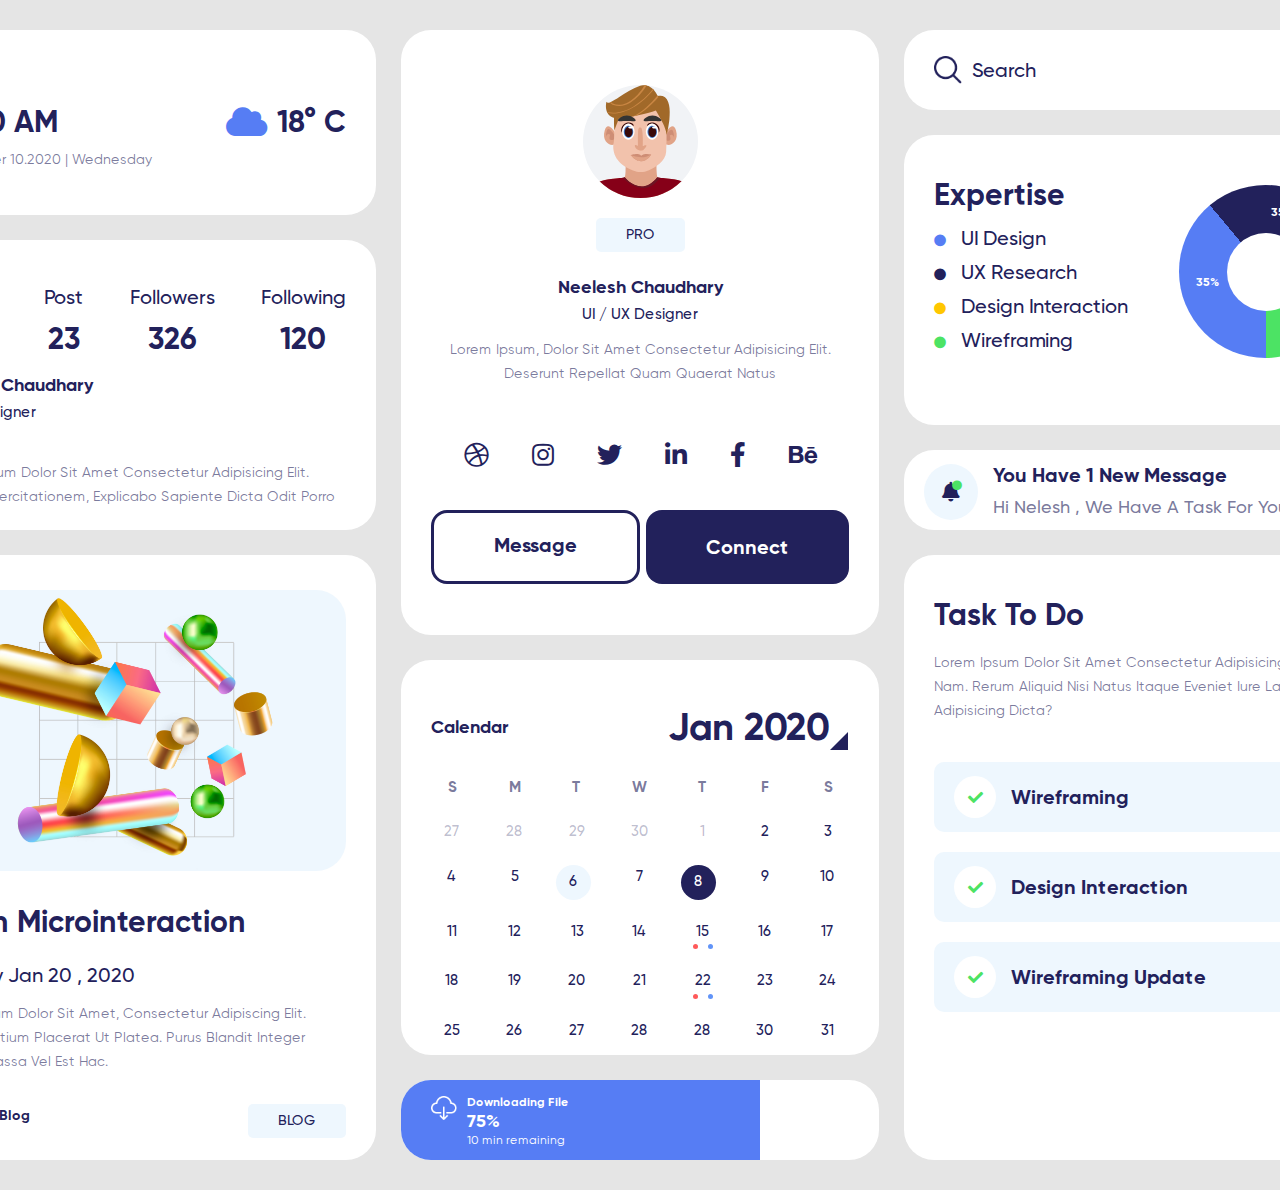
<file: index.html>
<!DOCTYPE html>
<html lang="en">

<head>
    <meta charset="UTF-8">
    <meta http-equiv="X-UA-Compatible" content="IE=edge">
    <meta name="viewport" content="width=device-width, initial-scale=1.0">
    <title>Elements community</title>
    <meta name='viewport' content='width=device-width, initial-scale=1'>
    <link rel='stylesheet' type='text/css' media='screen' href='style.css'>
    <link rel="stylesheet" type='text/css' media='screen' href='/fonts.css'>
    <link rel="stylesheet" href="https://cdnjs.cloudflare.com/ajax/libs/font-awesome/5.15.4/css/all.min.css"
        integrity="sha512-1ycn6IcaQQ40/MKBW2W4Rhis/DbILU74C1vSrLJxCq57o941Ym01SwNsOMqvEBFlcgUa6xLiPY/NS5R+E6ztJQ=="
        crossorigin="anonymous" referrerpolicy="no-referrer" />
</head>

<body>
    <main>
        <div class="container">

            <div class="item item_a">
                <div class="weather-text">
                    <p class="normal">new delhi</p>
                    <p class="bold">06:20 AM</p>
                    <p class="normal">novemaber 10.2020 | wednesday</p>
                </div>
                <div class="weather-icon">
                    <span>
                        <i class="fas fa-cloud"></i>

                    </span>
                    <span class="bold">18° C</span>
                </div>
            </div>

            <div class="item item_b">

                <div class="avatar">
                    <div class="avatar__cover"> <img src="/assets/Avatar.svg" alt=""></div>
                    <div>
                        <p class="medium">post</p>
                        <p class="bold">23</p>
                    </div>
                    <div>
                        <p class="medium">followers</p>
                        <p class="bold">326</p>
                    </div>
                    <div>
                        <p class="medium">following</p>
                        <p class="bold">120</p>
                    </div>
                </div>

                <div class="avatar__description">
                    <p class="bold bold-name">neelesh chaudhary</p>
                    <p class="medium">UI/UX designer</p>


                    <p class="bold bold-dec">about</p>
                    <p class="normal">Lorem, ipsum dolor sit amet consectetur adipisicing elit. Incidunt
                        exercitationem, explicabo sapiente dicta odit porro sapiente</p>
                </div>

            </div>

            <div class="item item_c">
                <img src="/assets/2661564 1.png" alt="">
                <div class="learn">
                    <p class="bold">Learn Microinteraction</p>
                    <p class="medium">Monday Jan 20 , 2020</p>
                    <p class="normal">Lorem ipsum dolor sit amet, consectetur adipiscing elit. Ornare pretium placerat
                        ut platea. Purus
                        blandit integer sagittis massa vel est hac.</p>
                </div>
                <div class="blog">
                    <p class="bold">read full blog</p>
                    <div class="btn medium">blog</div>
                </div>
            </div>

            <div class="item item-d">
                <div class="profile">
                    <img class="profile-img" src="/assets/Avatar.svg" alt="">
                    <p class="btn medium">pro</p>
                </div>
                <div class="profile-intro">
                    <p class="bold">neelesh chaudhary</p>
                    <p class="medium">UI / UX designer</p>
                    <p class="normal">Lorem ipsum, dolor sit amet consectetur adipisicing elit. Deserunt repellat quam
                        quaerat natus </p>
                </div>
                <div class="social-icons">

                    <span class="social-icon">
                        <i class="fab fa-dribbble"></i>
                    </span>
                    <span class="social-icon">
                        <i class="fab fa-instagram"></i>
                    </span>
                    <span class="social-icon">
                        <i class="fab fa-twitter"></i>
                    </span>
                    <span class="social-icon">
                        <i class="fab fa-linkedin-in"></i>
                    </span>
                    <span class="social-icon">
                        <i class="fab fa-facebook-f"></i>
                    </span>
                    <span class="social-icon">
                        <i class="fab fa-behance"></i>
                    </span>
                </div>
                <div class="btn-pro">
                    <div class="bold btn-secondary">message</div>
                    <div class="bold btn__primary">connect</div>

                </div>
            </div>

            <div class="item item_e">
                <div class="calendar">
                    <p class="bold calendar-c">calendar</p>
                    <p class="bold calendar-month">jan 2020</p>
                </div>
                <div class="calendar-days">
                    <span class="day num-day">s</span>
                    <span class="day num-day">m</span>
                    <span class="day num-day">t</span>
                    <span class="day num-day">w</span>
                    <span class="day num-day">t</span>
                    <span class="day num-day">f</span>
                    <span class="day num-day">s</span>
                    <span class="day number-light">27</span>
                    <span class="day number-light">28</span>
                    <span class="day number-light">29</span>
                    <span class="day number-light">30</span>
                    <span class="day number-light">1</span>
                    <span class="day number">2</span>
                    <span class="day number">3</span>
                    <span class="day number">4</span>
                    <span class="day number">5</span>
                    <span class="day number active-light">6</span>
                    <span class="day number">7</span>
                    <span class="day number active">8</span>
                    <span class="day number">9</span>
                    <span class="day number">10</span>
                    <span class="day number">11</span>
                    <span class="day number">12</span>
                    <span class="day number">13</span>
                    <span class="day number">14</span>
                    <span class="day number event">15
                        <div class="dats">
                            <div class="dat dat__red"></div>
                            <div class="dat dat__yellow"></div>
                            <div class="dat dat__blue"></div>
                        </div>
                    </span>
                    <span class="day number">16</span>
                    <span class="day number">17</span>
                    <span class="day number">18</span>
                    <span class="day number">19</span>
                    <span class="day number">20</span>
                    <span class="day number">21</span>
                    <span class="day number event">22
                        <div class="dats">
                            <div class="dat dat__red"></div>
                            <div class="dat dat__yellow"></div>
                            <div class="dat dat__blue"></div>
                        </div>
                    </span>
                    <span class="day number">23</span>
                    <span class="day number">24</span>
                    <span class="day number">25</span>
                    <span class="day number">26</span>
                    <span class="day number">27</span>
                    <span class="day number">28</span>
                    <span class="day number">28</span>
                    <span class="day number">30</span>
                    <span class="day number">31</span>
                </div>
            </div>

            <div class="item item_f">
                <div class="dl-file">
                    <div class="download">
                        <img src="/assets/Cloud Download Icon.png" alt="">
                        <div class="dl-des">
                            <span class="des__downloading">downloading file</span>
                            <span class="des__Percent">75%</span>
                            <span class="des__remain">10 min remaining</span>
                        </div>
                    </div>

                </div>
                <div class="dl-empty"></div>
            </div>

            <div class="item item_g">
                <img src="/assets/Search Icon.png" alt="">
                <p class="medium">search</p>
            </div>
            <div class="item item_h">
                <div class="expertise">
                    <p class="bold">expertise</p>
                    <ui class="e-items">
                        <li class="e-item medium"><span class="ellipse"><i class="fas fa-circle"
                                    style="color: #567DF4;"></i></span>UI design</li>
                        <li class="e-item medium"><span class="ellipse"><i class="fas fa-circle"
                                    style="color: #22215B;"></i></span>UX research</li>
                        <li class="e-item medium"><span class="ellipse"><i class="fas fa-circle"
                                    style="color: #FFC700;"></i></span>design interaction</li>
                        <li class="e-item medium"><span class="ellipse"><i class="fas fa-circle"
                                    style="color: #4CE364;"></i></span>wireframing</li>
                    </ui>
                </div>
                <div class="ratio"><span class="radio-percent one bold">35%</span>
                    <span class="radio-percent two bold">35%</span>
                    <span class="radio-percent three bold">15%</span>
                    <span class="radio-percent four bold">15%</span>
                </div>

            </div>
            <div class="item item_i">

                <span class="notfig"><i class="fas fa-circle" style="color: #4CE364;"></i></span>
                <span class="alarm">
                    <i class="fas fa-bell"></i>

                </span>
                <div class="notfication">
                    <p class="notfic bold">you have 1 new message</p>
                    <p class="notfic medium">hi nelesh , we have a task for you...</p>
                </div>
            </div>
            <div class="item item_j">
                <div class="task-todo">
                    <p class="bold">task to do</p>
                    <p class="normal">Lorem ipsum dolor sit amet consectetur adipisicing elit. quas nam. Rerum aliquid
                        nisi natus itaque eveniet iure laborum adipisicing dicta?</p>
                </div>
                <div class="task-fild">
                    <div class="task-item">
                        <div class="task-name">
                            <span class="check-icon">
                                <i class="fas fa-check"></i>
                            </span>
                            <p class="bold">wireframing</p>
                        </div>
                        <span class="task-delete">
                            <i class="fas fa-trash"></i>
                        </span>
                    </div>
                    <div class="task-item">
                        <div class="task-name">
                            <span class="check-icon">
                                <i class="fas fa-check"></i>
                            </span>
                            <p class="bold">design interaction</p>
                        </div>
                        <span class="task-delete">
                            <i class="fas fa-trash"></i>
                        </span>
                    </div>
                    <div class="task-item">
                        <div class="task-name">
                            <span class="check-icon">
                                <i class="fas fa-check"></i>
                            </span>
                            <p class="bold">wireframing update</p>
                        </div>
                        <span class="task-delete">
                            <i class="fas fa-trash"></i>
                        </span>
                    </div>
                </div>
                <div class="plus medium">+</div>
            </div>

        </div>
    </main>
</body>

</html>
</file>
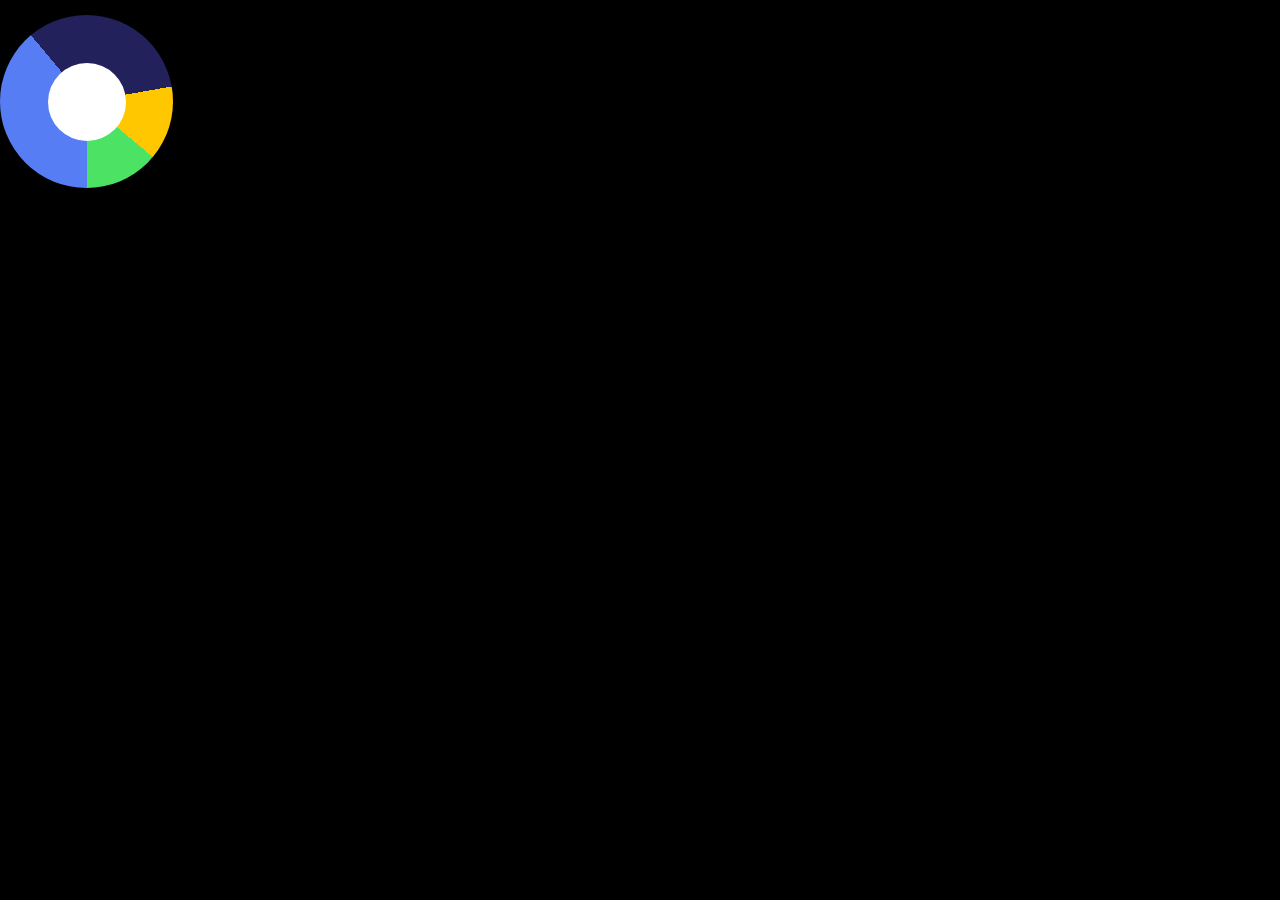
<file: radio.html>
<!DOCTYPE html>
<html lang="en">

<head>
    <meta charset="UTF-8">
    <meta http-equiv="X-UA-Compatible" content="IE=edge">
    <meta name="viewport" content="width=device-width, initial-scale=1.0">
    <title>Elements community</title>
    <meta name='viewport' content='width=device-width, initial-scale=1'>
    <link rel='stylesheet' type='text/css' media='screen' href='style.css'>
    <link rel="stylesheet" type='text/css' media='screen' href='/fonts.css'>

</head>

<body>
    <div class="ratio"></div>

</body>

</html>
</file>
<file: fonts.css>
@font-face {
    font-family: "Gilroy";
    font-weight: 400;
    font-style: normal;
    src: url("fonts/Gilroy-Regular.woff") format("woff") ;
}

@font-face {
    font-family: "Gilroy";
    font-weight: 500;
    font-style: normal;
    src: url("fonts//Gilroy-Medium.woff") format("woff") ;
}

@font-face {
    font-family: "Gilroy";
    font-weight: 700;
    font-style: normal;
    src: url("fonts/Gilroy-Bold.woff") format("woff") ;
}

body,
button{
    font-family: "Gilroy";
    text-transform: capitalize;
}
</file>
<file: style.css>
/* Reset */
*,
*::before,
*::after {
    box-sizing: border-box;
    margin: 0;
    padding: 0;
    list-style: none;
}
/* Root Variable */
:root{
    --color-primary:#22215B;
    --color-text:rgb(34, 33, 91, 0.6);
}

html{
    font-size: 62.5%;
}
body{
    color: var(--color-body);
    font-size:1.4rem;
    line-height: 1.7;
    background-color: rgb(0, 0, 0);
}


/* Main container */

main{
 display: flex;
 justify-content: center;
 align-items: center;
}

.container{
    width: 1550px;
    height: 100%;
    background-color: #E5E5E5;
    display: grid;
    grid-template-columns: repeat(3,478px);
    grid-template-rows: repeat(11,80px);
    gap: 25px ;
    padding: 30px ;
    font-size: 5rem;
    text-align: center;
    
}

.item{
 border-radius: 30px;
 background-color: #fff;
 padding: 3.5rem 3rem;
}

.normal{
    font-size: 1.4rem;
    color:var(--color-text);
}

.medium{
    font-size: 2rem;
    font-weight: 500;
    color: var(--color-primary);
}

.bold{
    font-size: 3rem;
    font-weight: 700;
    color: var(--color-primary)
}


/* Item - a */

.item_a{
    display: flex;
    justify-content: space-between;
    align-items: center;
    grid-column: 1/2;
    grid-row: 1/3;
}

.item_a .weather-text{
    text-align: left;
}

.item_a .weather-icon{
    display: flex;
    justify-content: center;
    align-items: center;
}

.item_a .weather-icon i{
    color: #567DF4;
    font-size: 3.3rem;
    margin-right: 1rem;
    transform: translateY(-15%);
}





/* Item - b */

.item_b{
    grid-column: 1/2;
    grid-row: 3/6;
    display: flex;
    flex-direction: column;
  
}
.avatar{
    display: flex;
    justify-content: space-between;
    align-items: center;

}

.avatar__cover img{
    width: 70px;
    background-color: #F1F3F6;
    border-radius: 100%;
}
.avatar__description{
    text-align: left;
}

.avatar__description .medium{
    font-size: 1.5rem;
}

.bold-name{
    font-size: 1.8rem;
}

.bold-dec{
    margin-top: 1rem;
    font-size: 1.5rem;
}

/* Item - c */
.item_c{
    grid-column: 1/2;
    grid-row: 6/12;
   
}

.item_c img{
    width: 100%;
    border-radius: 30px;
}

.learn{
    text-align: left;
}

.learn .medium{
    margin: 1rem 0;
}

.blog{
    display: flex;
    justify-content: space-between;
    margin-top: 3rem;
}

.blog .bold{
    font-size: 1.4rem;
}

.btn {
    background-color: #EEF7FE;
    text-transform: uppercase;
    font-size: 1.4rem;
    padding: 0.5rem 3rem;
    border-radius: 5px;
}


/* Item - d */

.item-d{
    grid-column: 2/3;
    grid-row: 1/7;
   
}

.profile{
    display: flex;
    flex-direction: column;
    align-items: center;
    margin: 2rem 0;
}

.profile-img{
    width: 115px;
    background-color: #F1F3F6;
    border-radius: 100%;
    margin-bottom: 2rem;
}

.profile-intro .bold{
    font-size: 1.8rem;
}

.profile-intro .medium{
    font-size: 1.5rem;
    margin-bottom: 1rem;
}

.btn-pro{
    display: flex;
    justify-content: space-between;
}

.social-icons{
    margin: 2rem 0;
}

.social-icon:not(:first-child){
    margin-left: 3rem;
}

.social-icon i{
    font-size: 2.5rem;
    color: var(--color-primary);
}

.btn__primary{
    background-color: var(--color-primary);
    color: #fff;
    padding: 2rem 6rem ;
    border-radius: 16px;
    font-size: 2rem;
}

.btn-secondary{
    border: 3px solid var(--color-primary);
    color: var(--color-primary);
    padding: 1.5rem 6rem ;
    border-radius: 16px;
    font-size: 2rem;
}


.item_e{
    grid-column: 2/3;
    grid-row: 7/11;
   
}

.calendar{
    display: flex;
    justify-content: space-between;
    align-items: center;
}

.calendar-c{
    font-size: 1.8rem;
}

.calendar-month{
    font-size: 3.8rem;
    
}
.calendar-month::after{
    content: "";
    background: url(/assets/Rectangle\ 1\(1\).png) no-repeat bottom;
    padding-right: 2rem;
}

.calendar-days{
    display: grid;
    grid-template-columns: repeat(7,1fr);
    gap: 2rem;
    margin-top: 1.5rem;
}


.num-day{
    font-size: 1.5rem;
    font-weight: 700;
    color:rgb(34, 33, 91, 0.6);
}

.number{
    font-size: 1.45rem;
    font-weight: 500;
    color: var(--color-primary);
}

.number-light
{
    font-size: 1.45rem;
    font-weight: 500;
    color: rgb(34, 33, 91, 0.3);
}

.active{
    display: flex;
    justify-content: center;
    align-items: center;
    background-color:var(--color-primary);
    border-radius: 100%;
    width: 35px;
    height: 35px;
    color: #fff;
}

.active-light{
    display: flex;
    justify-content: center;
    align-items: center;
    background-color: #EEF7FE;
    border-radius: 100%;
    width: 35px;
    height: 35px;

}

.event{
    display: flex;
    flex-direction: column;
    align-items: center;
}

.dats{
    width: 20px;
    display: flex;
    justify-content: space-between;
}

.dat{
    width: 5px;
    height: 5px;
    border-radius: 100%;
}

.dat__red{
    background-color: #FF5A5A;
}

.yellow{
    background-color: #F8DF61;
}

.dat__blue{
    background-color: #6194F8;
}


/* Item - f */

.item_f{
    grid-column: 2/3;
    grid-row: 11/12;
    padding: 0;
    overflow: hidden;
    display: flex;
}

.dl-file{
    width: 75%;
    background-color: #567DF4;
}

.download{
    display: flex;
    margin: 1.2rem 3rem;
}
.dl-file img{
    width: 25.5px;
    height: 24px;
    margin-top: 0.4rem;
}

.dl-des{
    padding-left: 1rem;
    display: flex;
    flex-direction: column;
    justify-content: space-evenly;
    align-items: flex-start;
}

.cloud i{
    color: #fff;
}

.dl-empty{
    width: 25%;
}

.des__downloading{
    color: #fff;
    font-weight: 700;
    font-size: 1.2rem;
}

.des__Percent{
    color: #fff;
    font-weight: 700;
    font-size: 1.8rem;
    line-height: 18px;
}

.des__remain{
    color: #fff;
    font-size: 1.2rem;
    text-transform: lowercase;
}

/* Item - g */

.item_g{
    grid-column: 3/4;
    grid-row: 1/2;
    display: flex;
    justify-content: flex-start;
    align-items: center;
    padding: 3rem;
}

.item_g img{
    width: 28px;
    margin-right: 1rem;
}


/* Item - h */

.item_h{
    grid-column: 3/4;
    grid-row: 2/5;
   display: flex;
   justify-content: space-between;
}

.expertise{
    display: flex;
    flex-direction: column;
    align-items: flex-start;
}

.e-items{
    text-align: left;
}

.ellipse{
    font-size: 1.2rem;
    margin-right: 1.5rem;
}

.ratio {
    margin-top: 1.5rem;
    position: relative;
    height: 173px;
    width: 173px;
    top: 0;
    left: 0;
    border-radius: 50%;
    background: conic-gradient(#22215B  80deg , #FFC700 80deg 130deg, #4CE364 130deg 180deg, #567DF4 180deg 320deg, #22215B 320deg);
  }
    
  .ratio::after {
    content: '';
    position: absolute;
    width: 45%;
    height: 45%;
    top: 28%;
    left: 28%;
    background-color: white;
    border-radius: 50%;
    z-index: 2;
}

.radio-percent{
    position: absolute;
    color: #fff;
    font-size: 1.2rem;
    z-index: 2;
}

.radio-percent.one{
    top: 10%;
    left: 53%;
}

.radio-percent.two{
    top: 50%;
    left: 10%;
}

.radio-percent.three{
    top: 77%;
    left: 60%;
}

.radio-percent.four{
    top: 53%;
    left: 80%;
}


/* item- i */

.item_i{
    grid-column: 3/4;
    grid-row: 5/6;
    padding: 0;
    display: flex;
    align-items: center;
}

.alarm{
    position: relative;
    display: block;
    margin-bottom: 1.5rem;
    margin-left: 2rem;
    top: 0;
    left: 0;
}

.notfig i{
    position: absolute;
    content: '';
    font-size: 1rem;
    transform: translate(48px,-10px);
    z-index: 2;
}

.alarm i{
    font-size: 2rem;
    color: var(--color-primary);
    background-color: #EEF7FE;
    padding: 1.8rem;
    border-radius: 100%;
}


.notfication{
    display: flex;
    flex-direction: column;
    align-items: flex-start;
    margin-left: 1.5rem;
}

.notfic.bold{
    font-size: 2rem;
}

.notfic.medium{
    font-size: 1.8rem;
    color: rgb(34, 33, 91, 0.6);
}


/* Item - j */

.item_j{
    grid-column: 3/4;
    grid-row: 6/12;
   
}

.task-todo{
    text-align: left;
}

.task-todo .normal{
    margin-top: 1rem;
    margin-bottom: 4rem;
}

.task-item{
    background-color: #EEF7FE;
    border-radius: 10px;
    display: flex;
    justify-content: space-between;
    align-items: center;
    padding: 0 2rem;
    height: 70px;
    margin-bottom: 2rem;
}

.check-icon{
    font-size: 1.5rem;
    color: #4CE364;
    background-color: #fff;
    border-radius: 100%;
    width: 42px;
    height: 42px;
    display: flex;
    justify-content: center;
    align-items: center;
}

.task-name{
    display: flex;
    justify-content: center;
    align-items: center;
}

.task-item .bold{
    font-size: 2rem ;
    margin-left: 1.5rem;
}

.task-delete{
    font-size: 2rem;
    color: #C7DDED;
}

.plus{
    width: 60px;
    height: 60px;
    background-color: var(--color-primary);
    color: #fff;
    border-radius: 100%;
    display: flex;
    justify-content: center;
    align-items: center;
    margin-top: 6rem;
    transform: translateX(360px);
    font-size: 3.5rem;
}
</file>
